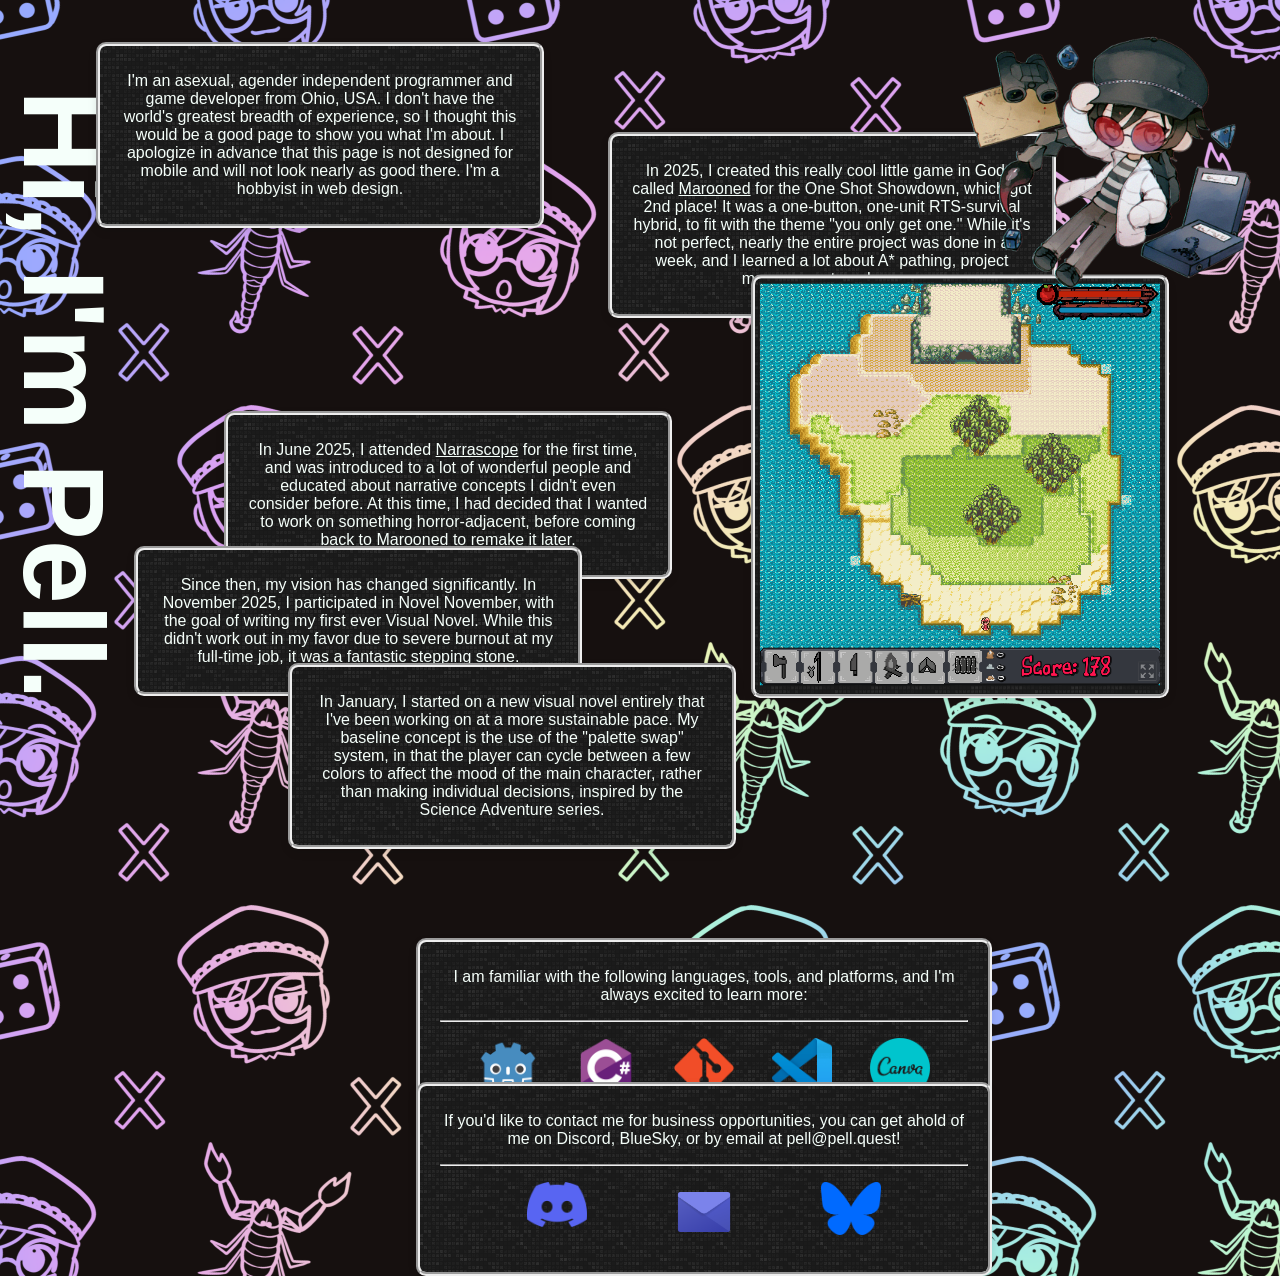
<file: aboutme/index.html>
<!DOCTYPE html>
<html lang="en">
<head>
    <meta charset="UTF-8">
    <meta name="viewport" content="width=device-width, initial-scale=1.0">
    <title>ABOUT ME — PELLQUEST</title>
    <link rel="stylesheet" href="../aboutme/style.css">
    <link rel="icon" type="image/x-icon" href="../images/SmallPell.png">
    <meta property="og:title" content="PELLQUEST">
    <meta property="og:description" content="Portfolio for Pell Meadows. その目、だれの目？">
    <meta property="og:type" content="homepage">
    <meta property="og:url" content="https://pell.quest">
    <meta property="og:image" content="https://pell.quest/images/PellQuest.gif">
    <link rel="webmention" href="https://webmention.io/pell.quest/webmention">
</head>
<body>
    <h1>Hi, I'm Pell.</h1>
    <div id="introductory-text-a">
        <p>I'm an asexual, agender independent programmer and game developer from Ohio, USA. I don't have the world's greatest breadth of experience, so I thought this would be a good page to show you what I'm about. I apologize in advance that this page is not designed for mobile and will not look nearly as good there. I'm a hobbyist in web design.</p>
    </div>
    <div id="introductory-text-b">
        <p>In 2025, I created this really cool little game in Godot called <a href="https://itch.io/jam/one-shot-showdown/rate/3402598">Marooned</a> for the One Shot Showdown, which got 2nd place! It was a one-button, one-unit RTS-survival hybrid, to fit with the theme "you only get one." While it's not perfect, nearly the entire project was done in a week, and I learned a lot about A* pathing, project management, and scope.</p>
    </div>
    <div id="screenshot-marooned">
        <a href="https://pell-underscore.itch.io/marooned"><img src="../images/portfolio_images/IPvM4L.png" alt="Level screenshot from Marooned" title="Play Marooned by clicking here!"></a>
    </div>
    <div id="introductory-text-c">
        <p>In June 2025, I attended <a href="https://2025.narrascope.org/">Narrascope</a> for the first time, and was introduced to a lot of wonderful people and educated about narrative concepts I didn't even consider before. At this time, I had decided that I wanted to work on something horror-adjacent, before coming back to Marooned to remake it later.</p>
    </div>
    <div id="introductory-text-d">
        <p>Since then, my vision has changed significantly. In November 2025, I participated in Novel November, with the goal of writing my first ever Visual Novel. While this didn't work out in my favor due to severe burnout at my full-time job, it was a fantastic stepping stone.</p>
    </div>
    <div id="introductory-text-e">
        <p>In January, I started on a new visual novel entirely that I've been working on at a more sustainable pace. My baseline concept is the use of the "palette swap" system, in that the player can cycle between a few colors to affect the mood of the main character, rather than making individual decisions, inspired by the Science Adventure series.</p>
    </div>
    <div id="tools-experience">
        <p>I am familiar with the following languages, tools, and platforms, and I'm always excited to learn more:</p>
        <hr>
        <ul id="experience">
            <li><a href="https://godotengine.org/" target="_blank"><img src="../images/portfolio_images/icons/godot_icon.png" alt="Godot Engine (.NET)" title="Godot Engine (.NET)"></a></li>
            <li><a href="https://github.com/dotnet/csharplang" target="_blank"><img src="../images/portfolio_images/icons/csharp.png" alt="C# Language" title="C# Language"></a></li>
            <li><a href="https://git-scm.com/" target="_blank"><img src="../images/portfolio_images/icons/Git.png" alt="Git" title="Git"></a></li>
            <li><a href="https://code.visualstudio.com/download" target="_blank"><img src="../images/portfolio_images/icons/Visual Studio Code (VS Code).png" alt="Visual Studio Code" title="Visual Studio Code"></a></li>
            <li><a href="https://www.canva.com/" target="_blank"><img src="../images/portfolio_images/icons/Canva.png" alt="Canva" title="Canva"></a></li>
        </ul>
    </div>
    <div id="contact-me">
        <p>If you'd like to contact me for business opportunities, you can get ahold of me on Discord, BlueSky, or by email at pell@pell.quest!</p>
        <hr>
        <ul id="contact-methods">
            <li><a href="https://discord.com/users/68916583912710144" target="_blank"><img src="../images/portfolio_images/icons/Discord-Symbol-Blurple.png" alt="Discord: pell" title="Discord: pell"></a></li>
            <li><a href="mailto:pell@pell.quest" target="_blank"><img src="../images/portfolio_images/icons/icons8-email-96.png" alt="Email: pell@pell.quest" title="Email: pell@pell.quest"></a></li>
            <li><a href="https://bsky.app/profile/pell.quest" target="_blank"><img src="../images/portfolio_images/icons/bluesky_media_kit_logo_transparent_1.png" alt="BlueSky: @pell.quest" title="BlueSky: @pell.quest"></a></li>
        </ul>
    </div>
    <a href="../index.html" id="corner-link" aria-label="Go to homepage">
        <img src="../images/PellChibi.png" alt="Pell, wiggling. Click to go to Homepage." id="corner-image" title="Click here to go to homepage!">
    </a>
</body>
</html>
</file>
<file: aboutme/style.css>
body {
    background-image: url(../bgs/PellHolo.png);
    background-repeat: repeat;
}

h1 {
    font-family: Impact, sans-serif;
    font-size: 9vw;
    font-weight: bold;
    margin: 0;
    position: absolute;
    left: 5%;
    top: 10%;
    transform: rotate(90deg) translateY(-50%);
    transform-origin: left top;
    padding: 20px 0;
    color: mintcream;
}

nav {
    font-weight: bold;
    text-shadow: 2px 2px black;
}

nav ul {
    list-style: none;
    padding: 0;
    display: flex;
}

nav li {
    margin: 0 15px;
}

nav a {
    text-decoration: none;
    color: mintcream;
    font-family: Arial, sans-serif;
    font-weight: bold;
}

nav a:hover {
    text-shadow: 0 0 20px black;
    color: lime;
}

#corner-image {
    position: absolute;
    right: 20px;
    width: 300px;
    height: auto;
    animation: wiggle 4s ease-in-out infinite;
}

#introductory-text-a {
    background-color: #1b1b1b;
    background-image: url(../bgs/3px-tile.png);
    background-repeat: repeat;
    border: 4px groove;
    border-radius: 10px;
    padding-top: 10px;
    padding-left: 20px;
    padding-bottom: 10px;
    padding-right: 20px;
    max-width: 400px;
    text-align: center;
    position: absolute;
    top: 15%;
    left: 25%;
    transform: translate(-50%, -50%);
    font-family: Roboto, sans-serif;
    color: mintcream;
    box-shadow: 0 4px 8px rgba(0,0,0,0.1);
    }

#introductory-text-b {
    background-color: #1b1b1b;
    background-image: url(../bgs/3px-tile.png);
    background-repeat: repeat;
    border: 4px groove;
    border-radius: 10px;
    padding-top: 10px;
    padding-left: 20px;
    padding-bottom: 10px;
    padding-right: 20px;
    max-width: 400px;
    text-align: center;
    position: absolute;
    top: 25%;
    left: 65%;
    transform: translate(-50%, -50%);
    font-family: Roboto, sans-serif;
    color: mintcream;
    box-shadow: 0 4px 8px rgba(0,0,0,0.1);
    }

#screenshot-marooned {
    background-color: #1b1b1b;
    background-image: url(../bgs/3px-tile.png);
    background-repeat: repeat;
    border: 4px groove;
    border-radius: 10px;
    padding: 5px;
    max-width: 400px;
    text-align: center;
    position: absolute;
    top: 54%;
    left: 75%;
    transform: translate(-50%, -50%);
    font-family: Roboto, sans-serif;
    color: mintcream;
    box-shadow: 0 4px 8px rgba(0,0,0,0.1);
    }

#screenshot-marooned img {
    width:400px;
}

#introductory-text-c {
    background-color: #1b1b1b;
    background-image: url(../bgs/3px-tile.png);
    background-repeat: repeat;
    border: 4px groove;
    border-radius: 10px;
    padding-top: 10px;
    padding-left: 20px;
    padding-bottom: 10px;
    padding-right: 20px;
    max-width: 400px;
    text-align: center;
    position: absolute;
    top: 55%;
    left: 35%;
    transform: translate(-50%, -50%);
    font-family: Roboto, sans-serif;
    color: mintcream;
    box-shadow: 0 4px 8px rgba(0,0,0,0.1);
    }

#introductory-text-d {
    background-color: #1b1b1b;
    background-image: url(../bgs/3px-tile.png);
    background-repeat: repeat;
    border: 4px groove;
    border-radius: 10px;
    padding-top: 10px;
    padding-left: 20px;
    padding-bottom: 10px;
    padding-right: 20px;
    max-width: 400px;
    text-align: center;
    position: absolute;
    top: 69%;
    left: 28%;
    transform: translate(-50%, -50%);
    font-family: Roboto, sans-serif;
    color: mintcream;
    box-shadow: 0 4px 8px rgba(0,0,0,0.1);
    }

#introductory-text-e {
    background-color: #1b1b1b;
    background-image: url(../bgs/3px-tile.png);
    background-repeat: repeat;
    border: 4px groove;
    border-radius: 10px;
    padding-top: 10px;
    padding-left: 20px;
    padding-bottom: 10px;
    padding-right: 20px;
    max-width: 400px;
    text-align: center;
    position: absolute;
    top: 84%;
    left: 40%;
    transform: translate(-50%, -50%);
    font-family: Roboto, sans-serif;
    color: mintcream;
    box-shadow: 0 4px 8px rgba(0,0,0,0.1);
    }

#tools-experience {
    background-color: #1b1b1b;
    background-image: url(../bgs/3px-tile.png);
    background-repeat: repeat;
    border: 4px groove;
    border-radius: 10px;
    padding-top: 10px;
    padding-left: 20px;
    padding-bottom: 10px;
    padding-right: 20px;
    max-width: 1500px;
    text-align: center;
    position: absolute;
    top: 115%;
    left: 55%;
    transform: translate(-50%, -50%);
    font-family: Roboto, sans-serif;
    color: mintcream;
    box-shadow: 0 4px 8px rgba(0,0,0,0.1);
    }

#tools-experience ul {
    list-style: none;
    padding: 0;
    display: flex;
    justify-content: space-evenly;
}

#tools-experience ul img {
    max-width: 60px;
}

#contact-me {
    background-color: #1b1b1b;
    background-image: url(../bgs/3px-tile.png);
    background-repeat: repeat;
    border: 4px groove;
    border-radius: 10px;
    padding-top: 10px;
    padding-left: 20px;
    padding-bottom: 10px;
    padding-right: 20px;
    max-width: 600px;
    text-align: center;
    position: absolute;
    top: 131%;
    left: 55%;
    transform: translate(-50%, -50%);
    font-family: Roboto, sans-serif;
    color: mintcream;
    box-shadow: 0 4px 8px rgba(0,0,0,0.1);
    }

#contact-me ul {
    list-style: none;
    padding: 0;
    display: flex;
    justify-content: space-evenly;
}

#contact-me ul img {
    max-width: 60px;
}

@keyframes wiggle {
    0% {transform:rotate(0deg);}
    25% {transform:rotate(-5deg);}
    75% {transform:rotate(5deg);}
    100% {transform:rotate(0deg);}
}

a:link {
    color:mintcream;
}

a:visited {
    color:mintcream;
}

a:hover {
    color:crimson;
}
</file>
